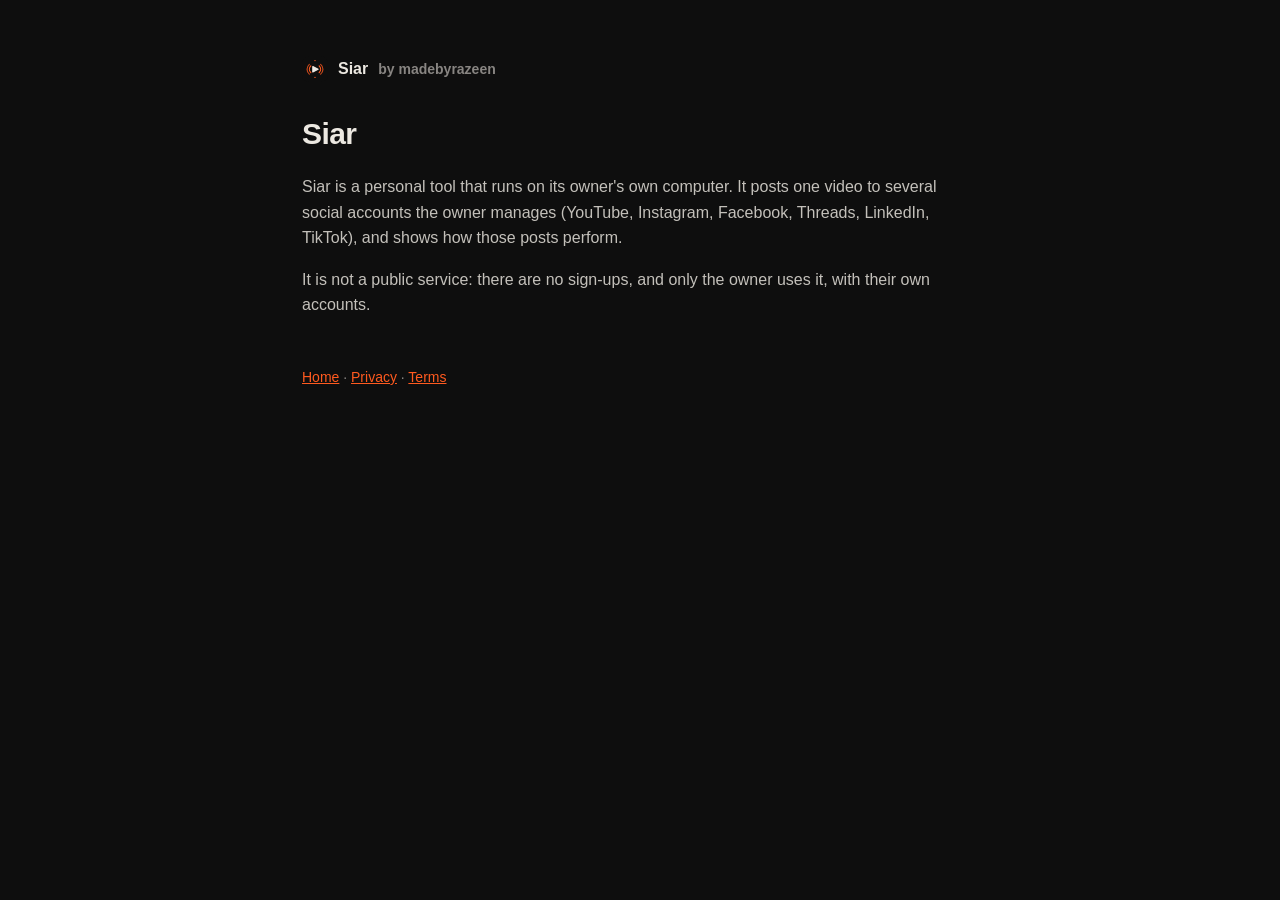
<file: index.html>
<!doctype html>
<html lang="en">
<head>
<meta charset="utf-8">
<meta name="viewport" content="width=device-width, initial-scale=1">
<meta name="referrer" content="no-referrer">
<title>Home · Siar</title>
<link rel="stylesheet" href="style.css">
<link rel="icon" href="icon.svg">
</head>
<body>
<main>
<div class="brand"><img src="icon.svg" alt="" width="26" height="26" style="border-radius:7px">Siar <span class="muted">by madebyrazeen</span></div>
<h1>Siar</h1>
<p>Siar is a personal tool that runs on its owner's own computer. It posts one video to several social accounts the owner manages (YouTube, Instagram, Facebook, Threads, LinkedIn, TikTok), and shows how those posts perform.</p>
<p>It is not a public service: there are no sign-ups, and only the owner uses it, with their own accounts.</p>
<footer class="muted"><a href="./">Home</a> · <a href="privacy.html">Privacy</a> · <a href="terms.html">Terms</a></footer>
</main>
</body>
</html>
</file>
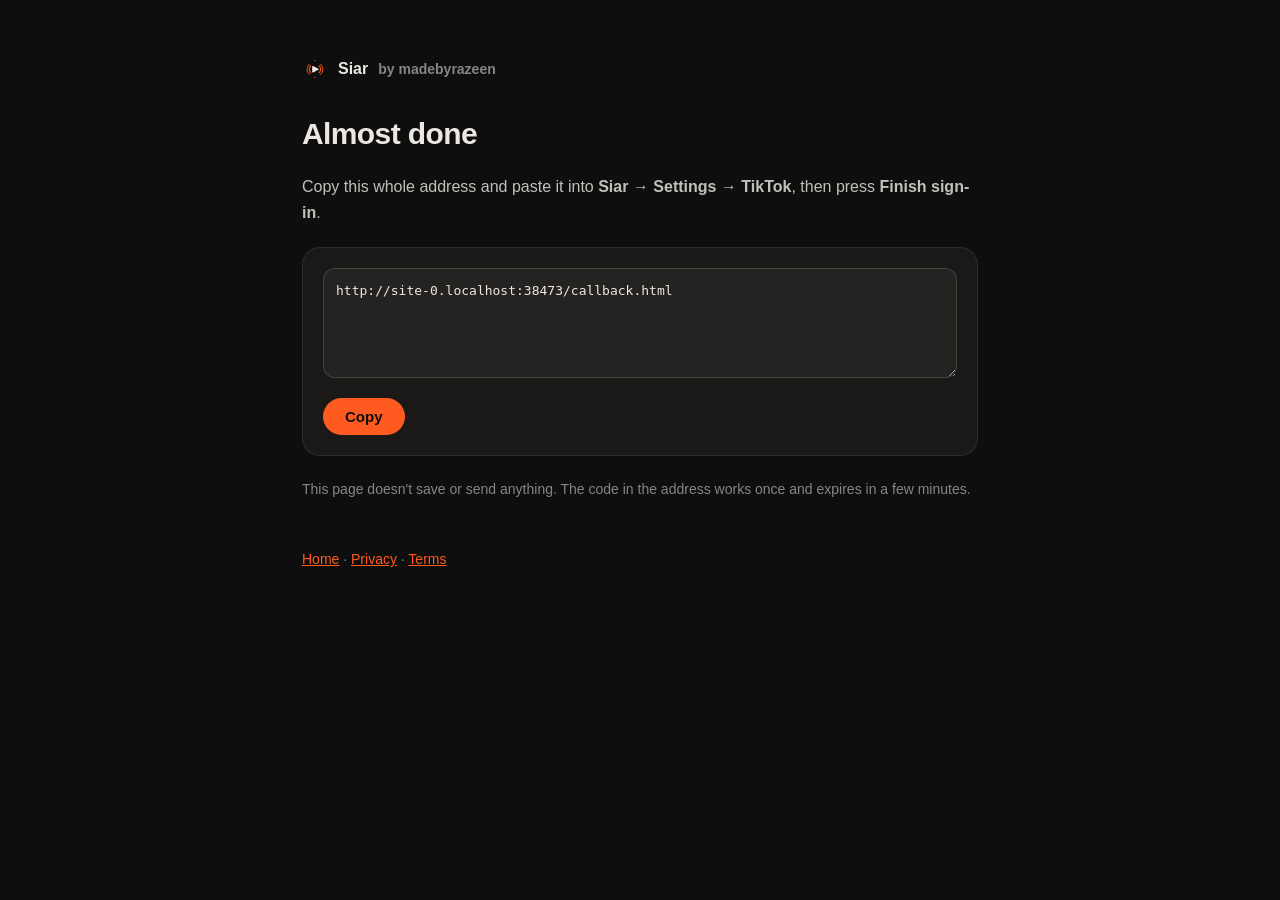
<file: callback.html>
<!doctype html>
<html lang="en">
<head>
<meta charset="utf-8">
<meta name="viewport" content="width=device-width, initial-scale=1">
<meta name="referrer" content="no-referrer">
<title>Finish sign-in · Siar</title>
<link rel="stylesheet" href="style.css">
<link rel="icon" href="icon.svg">
</head>
<body>
<main>
<div class="brand"><img src="icon.svg" alt="" width="26" height="26" style="border-radius:7px">Siar <span class="muted">by madebyrazeen</span></div>
<h1>Almost done</h1>
<div id="ok">
<p>Copy this whole address and paste it into <b>Siar → Settings → TikTok</b>, then press <b>Finish sign-in</b>.</p>
<div class="card">
<textarea id="url" readonly></textarea>
<button id="copy" type="button">Copy</button>
<span id="done" class="muted" style="margin-left:10px"></span>
</div>
<p class="muted">This page doesn't save or send anything. The code in the address works once and expires in a few minutes.</p>
</div>
<div id="err" hidden class="card"><p>The sign-in was cancelled or failed: <span id="why"></span></p><p class="muted">Go back to Siar and click Connect again.</p></div>
<script>
  const q = new URLSearchParams(location.search);
  if (q.get("error")) {
    document.getElementById("ok").hidden = true;
    document.getElementById("err").hidden = false;
    document.getElementById("why").textContent = q.get("error_description") || q.get("error");
  }
  const box = document.getElementById("url");
  box.value = location.href;
  document.getElementById("copy").onclick = async () => {
    box.select();
    try { await navigator.clipboard.writeText(location.href); } catch { document.execCommand("copy"); }
    document.getElementById("done").textContent = "Copied";
  };
</script>
<footer class="muted"><a href="./">Home</a> · <a href="privacy.html">Privacy</a> · <a href="terms.html">Terms</a></footer>
</main>
</body>
</html>
</file>
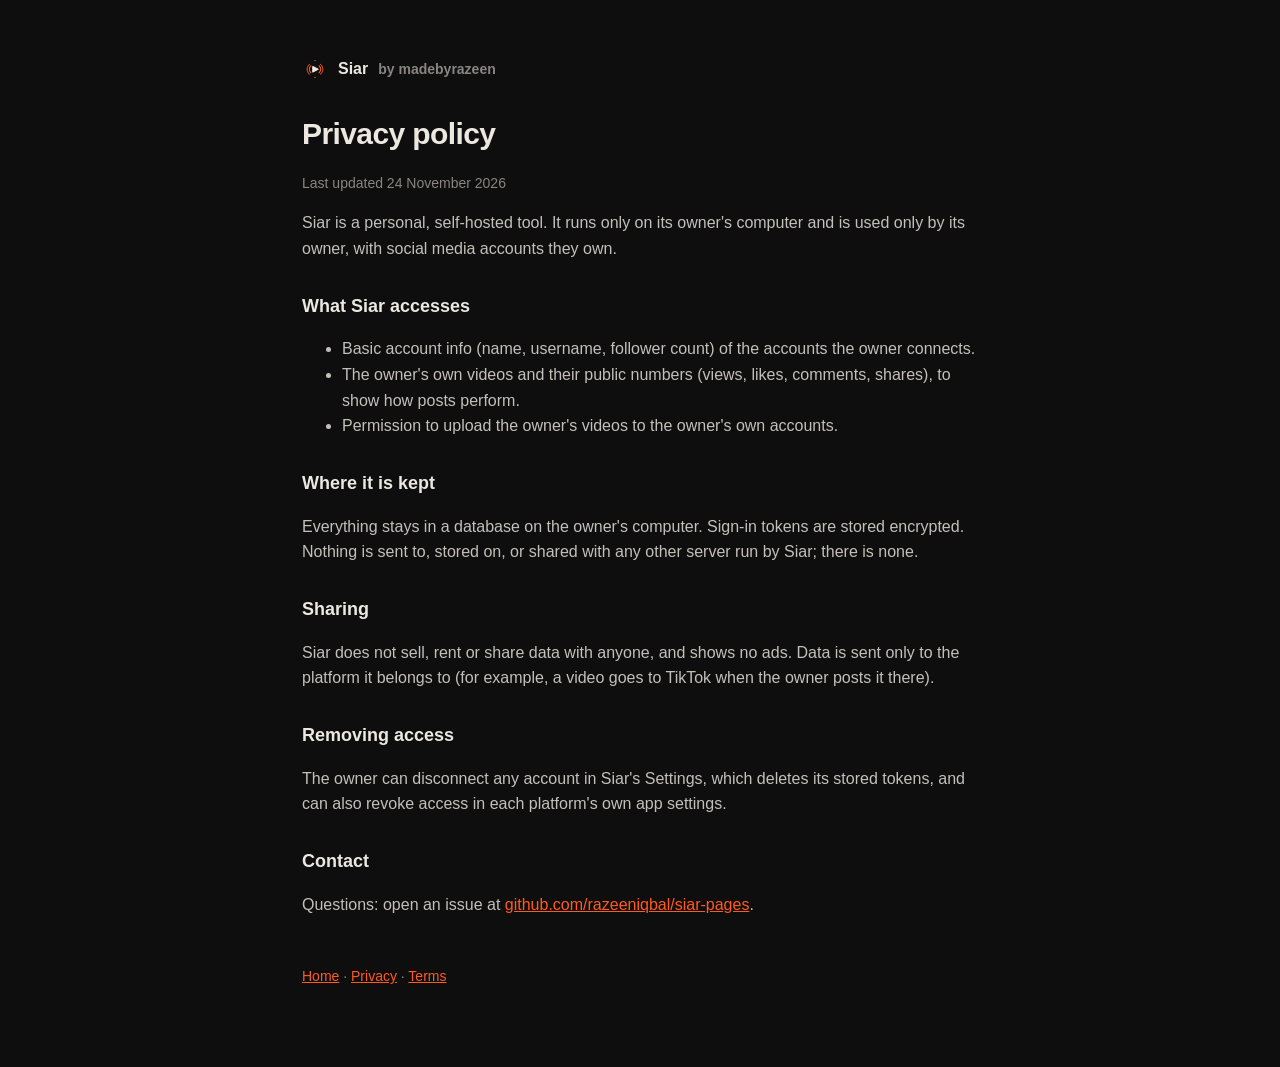
<file: privacy.html>
<!doctype html>
<html lang="en">
<head>
<meta charset="utf-8">
<meta name="viewport" content="width=device-width, initial-scale=1">
<meta name="referrer" content="no-referrer">
<title>Privacy policy · Siar</title>
<link rel="stylesheet" href="style.css">
<link rel="icon" href="icon.svg">
</head>
<body>
<main>
<div class="brand"><img src="icon.svg" alt="" width="26" height="26" style="border-radius:7px">Siar <span class="muted">by madebyrazeen</span></div>
<h1>Privacy policy</h1>
<p class="muted">Last updated 24 November 2026</p>
<p>Siar is a personal, self-hosted tool. It runs only on its owner's computer and is used only by its owner, with social media accounts they own.</p>
<h2>What Siar accesses</h2>
<ul>
<li>Basic account info (name, username, follower count) of the accounts the owner connects.</li>
<li>The owner's own videos and their public numbers (views, likes, comments, shares), to show how posts perform.</li>
<li>Permission to upload the owner's videos to the owner's own accounts.</li>
</ul>
<h2>Where it is kept</h2>
<p>Everything stays in a database on the owner's computer. Sign-in tokens are stored encrypted. Nothing is sent to, stored on, or shared with any other server run by Siar; there is none.</p>
<h2>Sharing</h2>
<p>Siar does not sell, rent or share data with anyone, and shows no ads. Data is sent only to the platform it belongs to (for example, a video goes to TikTok when the owner posts it there).</p>
<h2>Removing access</h2>
<p>The owner can disconnect any account in Siar's Settings, which deletes its stored tokens, and can also revoke access in each platform's own app settings.</p>
<h2>Contact</h2>
<p>Questions: open an issue at <a href="https://github.com/razeeniqbal/siar-pages/issues">github.com/razeeniqbal/siar-pages</a>.</p>
<footer class="muted"><a href="./">Home</a> · <a href="privacy.html">Privacy</a> · <a href="terms.html">Terms</a></footer>
</main>
</body>
</html>
</file>
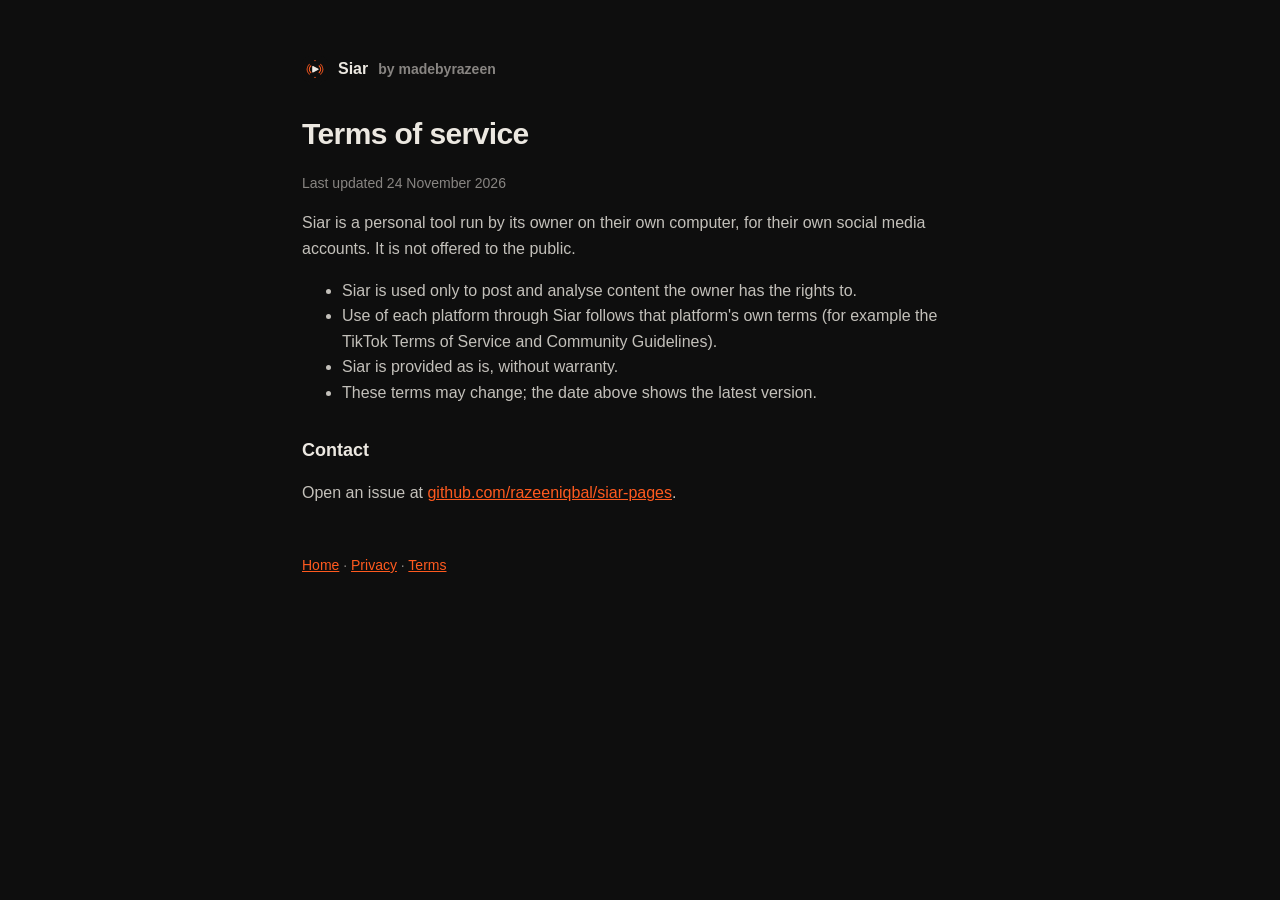
<file: terms.html>
<!doctype html>
<html lang="en">
<head>
<meta charset="utf-8">
<meta name="viewport" content="width=device-width, initial-scale=1">
<meta name="referrer" content="no-referrer">
<title>Terms of service · Siar</title>
<link rel="stylesheet" href="style.css">
<link rel="icon" href="icon.svg">
</head>
<body>
<main>
<div class="brand"><img src="icon.svg" alt="" width="26" height="26" style="border-radius:7px">Siar <span class="muted">by madebyrazeen</span></div>
<h1>Terms of service</h1>
<p class="muted">Last updated 24 November 2026</p>
<p>Siar is a personal tool run by its owner on their own computer, for their own social media accounts. It is not offered to the public.</p>
<ul>
<li>Siar is used only to post and analyse content the owner has the rights to.</li>
<li>Use of each platform through Siar follows that platform's own terms (for example the TikTok Terms of Service and Community Guidelines).</li>
<li>Siar is provided as is, without warranty.</li>
<li>These terms may change; the date above shows the latest version.</li>
</ul>
<h2>Contact</h2>
<p>Open an issue at <a href="https://github.com/razeeniqbal/siar-pages/issues">github.com/razeeniqbal/siar-pages</a>.</p>
<footer class="muted"><a href="./">Home</a> · <a href="privacy.html">Privacy</a> · <a href="terms.html">Terms</a></footer>
</main>
</body>
</html>
</file>
<file: style.css>
:root { color-scheme: dark; }
* { box-sizing: border-box; }
body { margin: 0; background: #0E0E0E; color: #ECE8E1; font: 16px/1.6 -apple-system, BlinkMacSystemFont, "Segoe UI", Inter, Roboto, sans-serif; }
main { max-width: 720px; margin: 0 auto; padding: 56px 22px 80px; }
h1 { font-size: 30px; letter-spacing: -0.02em; margin: 0 0 6px; }
h2 { font-size: 18px; margin: 30px 0 8px; }
p, li { color: rgb(236 232 225 / 0.82); }
a { color: #FF5A1F; }
.muted { color: rgb(236 232 225 / 0.55); font-size: 14px; }
.card { background: #1a1918; border: 1px solid rgb(236 232 225 / 0.09); border-radius: 18px; padding: 20px; margin: 22px 0; }
.brand { display: flex; align-items: center; gap: 10px; font-weight: 600; margin-bottom: 28px; }
.dot { width: 22px; height: 22px; border-radius: 7px; background: #FF5A1F; }
textarea { width: 100%; min-height: 110px; background: #242321; color: #ECE8E1; border: 1px solid rgb(236 232 225 / 0.16); border-radius: 12px; padding: 12px; font: 13px/1.5 ui-monospace, SFMono-Regular, Menlo, monospace; word-break: break-all; resize: vertical; }
button { margin-top: 12px; background: #FF5A1F; color: #0E0E0E; border: 0; border-radius: 999px; padding: 10px 22px; font-weight: 600; font-size: 15px; cursor: pointer; }
footer { margin-top: 48px; }
</file>
